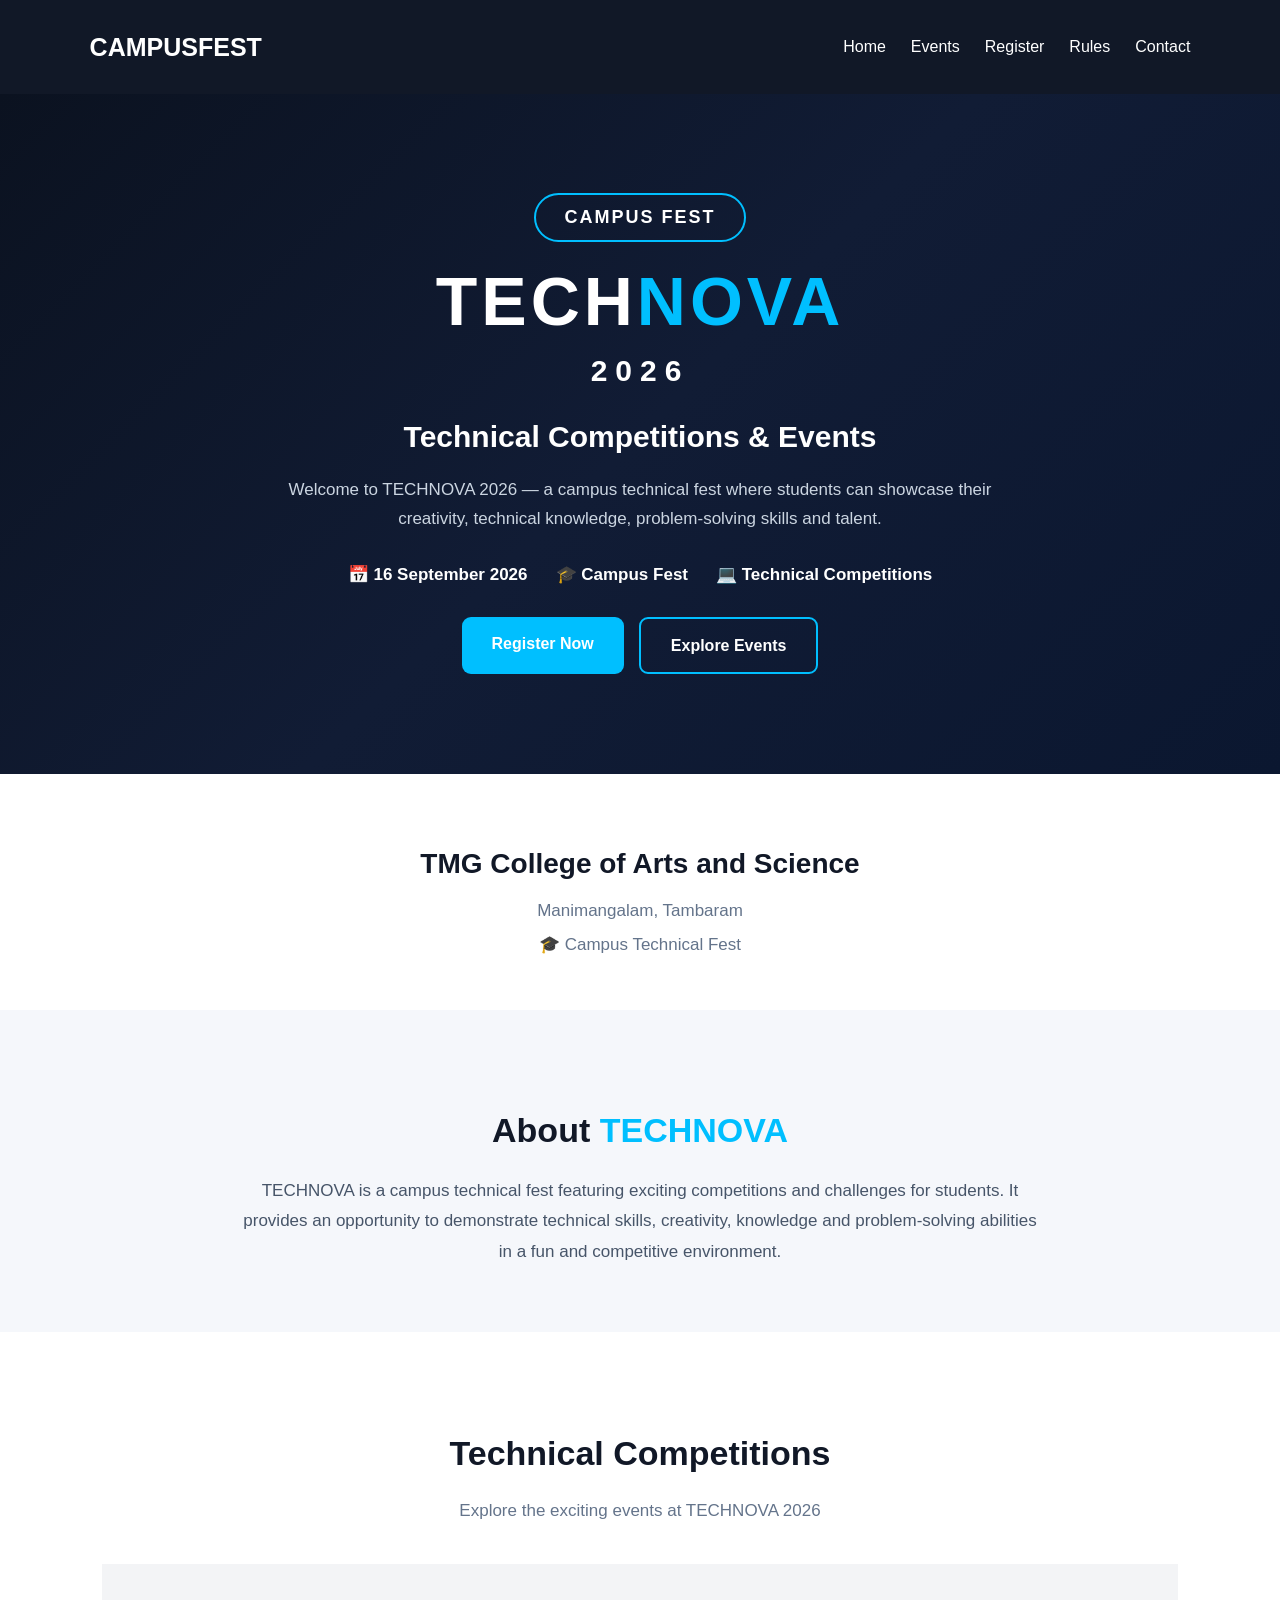
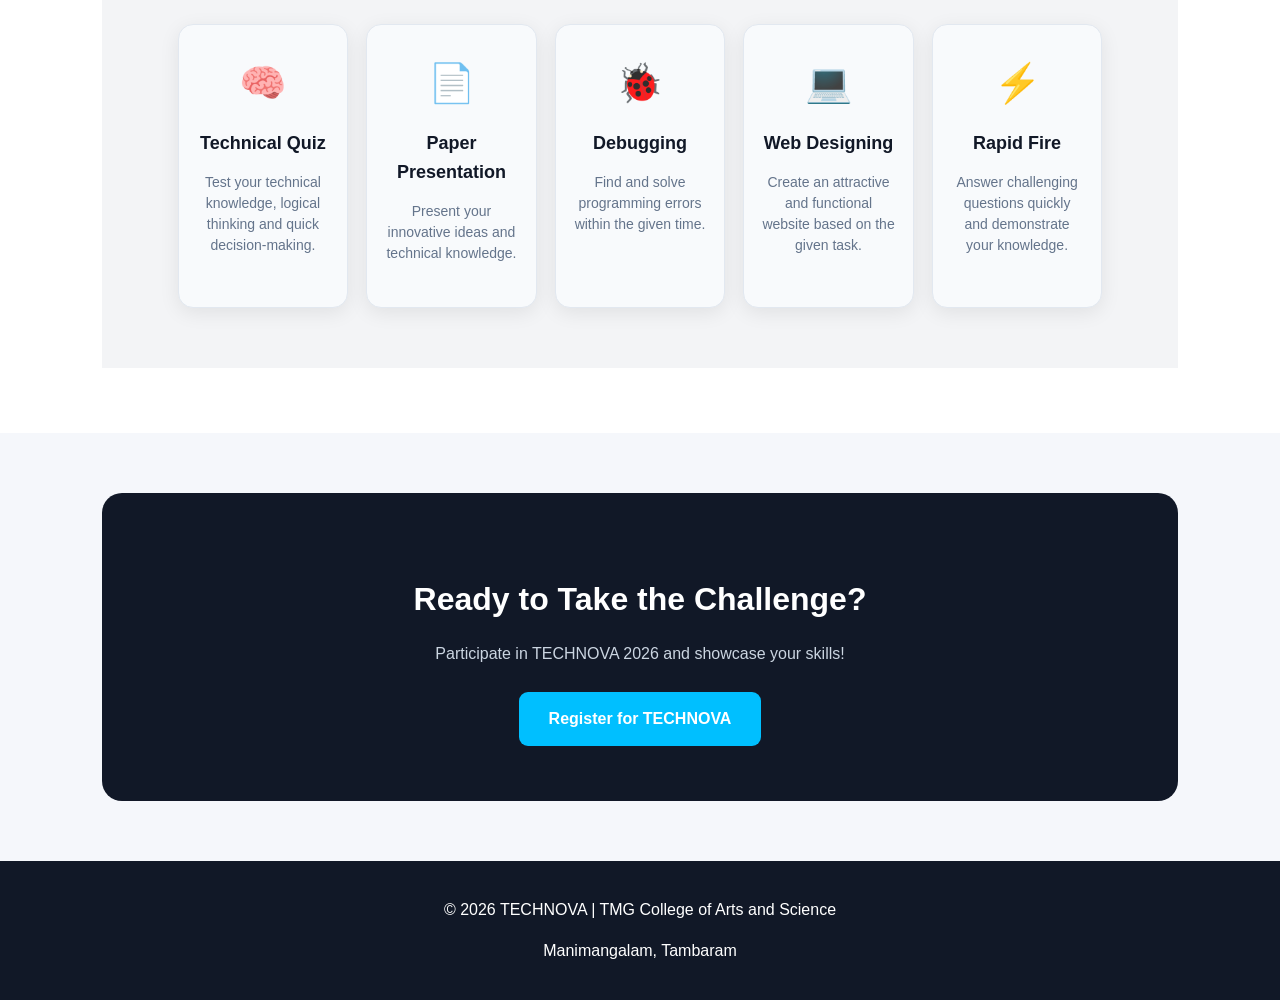
<file: index.html>
<!DOCTYPE html>
<html lang="en">

<head>
    <meta charset="UTF-8">
    <meta name="viewport" content="width=device-width, initial-scale=1.0">

    <title>TECHNOVA 2026 | Campus Fest</title>

    <link rel="stylesheet" href="css/style.css">

    <style>

        /* =========================================
           TECHNOVA HOME PAGE
           ========================================= */

        .home-page {
            background: #f5f7fb;
            margin: 0;
        }

        /* =========================================
           HERO SECTION
           ========================================= */

        .hero {
            min-height: 540px;
            display: flex;
            align-items: center;
            justify-content: center;
            text-align: center;
            padding: 70px 20px;
            background: linear-gradient(
                135deg,
                #0b1220,
                #111c35,
                #0b1730
            );
            color: white;
        }

        .hero-content {
            max-width: 950px;
            width: 100%;
        }

        /* CAMPUS FEST */

        .hero-tag {
            display: inline-block;
            padding: 8px 28px;
            border: 2px solid #00bfff;
            border-radius: 30px;
            color: white;
            font-size: 18px;
            font-weight: 700;
            letter-spacing: 2px;
            margin-bottom: 22px;
        }

        /* TECHNOVA */

        .hero h1 {
            font-size: 68px;
            margin: 0;
            font-weight: 800;
            letter-spacing: 4px;
            line-height: 1.1;
        }

        .hero h1 span {
            color: #00bfff;
        }

        /* YEAR */

        .hero-year {
            font-size: 30px;
            font-weight: 700;
            letter-spacing: 8px;
            margin-top: 8px;
            color: #ffffff;
        }

        /* SUBTITLE */

        .hero h2 {
            font-size: 30px;
            margin: 18px 0 15px;
            font-weight: 700;
        }

        .hero-description {
            max-width: 720px;
            margin: 0 auto;
            color: #cbd5e1;
            font-size: 17px;
            line-height: 1.7;
        }

        /* FEST INFORMATION */

        .fest-info {
            display: flex;
            justify-content: center;
            align-items: center;
            flex-wrap: wrap;
            gap: 28px;
            margin: 28px 0;
        }

        .fest-info span {
            font-size: 17px;
            font-weight: 600;
            color: #ffffff;
        }

        /* BUTTONS */

        .hero-buttons {
            display: flex;
            justify-content: center;
            gap: 15px;
            flex-wrap: wrap;
            margin-top: 25px;
        }

        .hero-btn {
            display: inline-block;
            padding: 14px 30px;
            border-radius: 9px;
            text-decoration: none;
            font-weight: 700;
            transition: 0.3s;
        }

        .primary-btn {
            background: #00bfff;
            color: white;
        }

        .primary-btn:hover {
            background: #008ed6;
            transform: translateY(-3px);
        }

        .secondary-btn {
            border: 2px solid #00bfff;
            color: white;
        }

        .secondary-btn:hover {
            background: #00bfff;
            transform: translateY(-3px);
        }


        /* =========================================
           COLLEGE INFORMATION
           ========================================= */

        .college-section {
            text-align: center;
            padding: 45px 20px;
            background: white;
        }

        .college-section h2 {
            color: #111827;
            font-size: 28px;
            margin-bottom: 10px;
        }

        .college-section p {
            color: #64748b;
            font-size: 17px;
            margin: 7px 0;
        }


        /* =========================================
           ABOUT SECTION
           ========================================= */

        .about-section {
            padding: 65px 8%;
            text-align: center;
            background: #f5f7fb;
        }

        .about-section h2 {
            font-size: 34px;
            color: #111827;
            margin-bottom: 18px;
        }

        .about-section h2 span {
            color: #00bfff;
        }

        .about-section p {
            max-width: 800px;
            margin: auto;
            color: #475569;
            font-size: 17px;
            line-height: 1.8;
        }


        /* =========================================
           EVENTS SECTION
           ========================================= */

        .home-events {
            padding: 65px 8%;
            background: white;
        }

        .section-heading {
            text-align: center;
            margin-bottom: 40px;
        }

        .section-heading h2 {
            font-size: 34px;
            color: #111827;
            margin-bottom: 10px;
        }

        .section-heading p {
            color: #64748b;
            font-size: 17px;
        }

        .event-preview {
            display: grid;
            grid-template-columns: repeat(5, 1fr);
            gap: 18px;
            max-width: 1200px;
            margin: auto;
        }

        .event-box {
            background: #f8fafc;
            padding: 28px 18px;
            border-radius: 15px;
            text-align: center;
            border: 1px solid #e2e8f0;
            transition: 0.3s;
        }

        .event-box:hover {
            transform: translateY(-7px);
            box-shadow: 0 10px 25px rgba(0, 0, 0, 0.10);
            border-color: #00bfff;
        }

        .event-icon {
            font-size: 38px;
            margin-bottom: 12px;
        }

        .event-box h3 {
            color: #111827;
            margin-bottom: 10px;
            font-size: 18px;
        }

        .event-box p {
            color: #64748b;
            line-height: 1.5;
            font-size: 14px;
        }


        /* =========================================
           REGISTER SECTION
           ========================================= */

        .home-register {
            margin: 60px 8%;
            padding: 55px 25px;
            text-align: center;
            border-radius: 20px;
            background: #111827;
            color: white;
        }

        .home-register h2 {
            font-size: 32px;
            margin-bottom: 10px;
        }

        .home-register p {
            color: #cbd5e1;
            margin-bottom: 25px;
        }


        /* =========================================
           MOBILE RESPONSIVE
           ========================================= */

        @media (max-width: 1000px) {

            .event-preview {
                grid-template-columns: repeat(2, 1fr);
            }

        }

        @media (max-width: 768px) {

            .hero {
                min-height: 500px;
                padding: 55px 20px;
            }

            .hero-tag {
                font-size: 15px;
                padding: 7px 20px;
            }

            .hero h1 {
                font-size: 45px;
                letter-spacing: 2px;
            }

            .hero-year {
                font-size: 24px;
            }

            .hero h2 {
                font-size: 23px;
            }

            .hero-description {
                font-size: 15px;
            }

            .fest-info {
                flex-direction: column;
                gap: 12px;
            }

            .fest-info span {
                font-size: 15px;
            }

            .event-preview {
                grid-template-columns: 1fr;
            }

            .about-section,
            .home-events {
                padding: 45px 5%;
            }

            .about-section h2,
            .section-heading h2 {
                font-size: 28px;
            }

            .home-register {
                margin: 40px 5%;
                padding: 40px 20px;
            }

            .home-register h2 {
                font-size: 26px;
            }

        }

    </style>
</head>


<body class="home-page">


    <!-- =========================================
         HEADER
         ========================================= -->

    <header>

        <nav class="navbar">

            <div class="logo">
                <span>CAMPUSFEST</span>
            </div>

            <ul class="nav-links">

                <li>
                    <a href="index.html" class="active">
                        Home
                    </a>
                </li>

                <li>
                    <a href="events.html">
                        Events
                    </a>
                </li>

                <li>
                    <a href="registration.html">
                        Register
                    </a>
                </li>

                <li>
                    <a href="rules.html">
                        Rules
                    </a>
                </li>

                <li>
                    <a href="contact.html">
                        Contact
                    </a>
                </li>

            </ul>

        </nav>

    </header>


    <!-- =========================================
         MAIN CONTENT
         ========================================= -->

    <main>


        <!-- HERO -->

        <section class="hero">

            <div class="hero-content">

                <!-- CAMPUS FEST ABOVE TECHNOVA -->

                <div class="hero-tag">
                    CAMPUS FEST
                </div>


                <!-- TECHNOVA -->

                <h1>
                    TECH<span>NOVA</span>
                </h1>


                <!-- YEAR -->

                <div class="hero-year">
                    2026
                </div>


                <!-- SUBTITLE -->

                <h2>
                    Technical Competitions & Events
                </h2>


                <!-- DESCRIPTION -->

                <p class="hero-description">

                    Welcome to TECHNOVA 2026 — a campus technical fest
                    where students can showcase their creativity,
                    technical knowledge, problem-solving skills and talent.

                </p>


                <!-- FEST INFORMATION -->

                <div class="fest-info">

                    <span>
                        📅 16 September 2026
                    </span>

                    <span>
                        🎓 Campus Fest
                    </span>

                    <span>
                        💻 Technical Competitions
                    </span>

                </div>


                <!-- BUTTONS -->

                <div class="hero-buttons">

                    <a href="registration.html"
                       class="hero-btn primary-btn">

                        Register Now

                    </a>


                    <a href="events.html"
                       class="hero-btn secondary-btn">

                        Explore Events

                    </a>

                </div>

            </div>

        </section>



        <!-- =========================================
             COLLEGE INFORMATION
             ========================================= -->

        <section class="college-section">

            <h2>
                TMG College of Arts and Science
            </h2>

            <p>
                Manimangalam, Tambaram
            </p>

            <p>
                🎓 Campus Technical Fest
            </p>

        </section>



        <!-- =========================================
             ABOUT TECHNOVA
             ========================================= -->

        <section class="about-section">

            <h2>
                About <span>TECHNOVA</span>
            </h2>

            <p>

                TECHNOVA is a campus technical fest featuring
                exciting competitions and challenges for students.
                It provides an opportunity to demonstrate technical
                skills, creativity, knowledge and problem-solving
                abilities in a fun and competitive environment.

            </p>

        </section>



        <!-- =========================================
             TECHNICAL COMPETITIONS
             ========================================= -->

        <section class="home-events">

            <div class="section-heading">

                <h2>
                    Technical Competitions
                </h2>

                <p>
                    Explore the exciting events at TECHNOVA 2026
                </p>

            </div>


            <div class="event-preview">


                <!-- TECHNICAL QUIZ -->

                <div class="event-box">

                    <div class="event-icon">
                        🧠
                    </div>

                    <h3>
                        Technical Quiz
                    </h3>

                    <p>
                        Test your technical knowledge,
                        logical thinking and quick decision-making.
                    </p>

                </div>


                <!-- PAPER PRESENTATION -->

                <div class="event-box">

                    <div class="event-icon">
                        📄
                    </div>

                    <h3>
                        Paper Presentation
                    </h3>

                    <p>
                        Present your innovative ideas
                        and technical knowledge.
                    </p>

                </div>


                <!-- DEBUGGING -->

                <div class="event-box">

                    <div class="event-icon">
                        🐞
                    </div>

                    <h3>
                        Debugging
                    </h3>

                    <p>
                        Find and solve programming errors
                        within the given time.
                    </p>

                </div>


                <!-- WEB DESIGNING -->

                <div class="event-box">

                    <div class="event-icon">
                        💻
                    </div>

                    <h3>
                        Web Designing
                    </h3>

                    <p>
                        Create an attractive and functional
                        website based on the given task.
                    </p>

                </div>


                <!-- RAPID FIRE -->

                <div class="event-box">

                    <div class="event-icon">
                        ⚡
                    </div>

                    <h3>
                        Rapid Fire
                    </h3>

                    <p>
                        Answer challenging questions quickly
                        and demonstrate your knowledge.
                    </p>

                </div>

            </div>

        </section>



        <!-- =========================================
             REGISTER CALL TO ACTION
             ========================================= -->

        <section class="home-register">

            <h2>
                Ready to Take the Challenge?
            </h2>

            <p>
                Participate in TECHNOVA 2026 and showcase your skills!
            </p>

            <a href="registration.html"
               class="hero-btn primary-btn">

                Register for TECHNOVA

            </a>

        </section>


    </main>



    <!-- =========================================
         FOOTER
         ========================================= -->

    <footer>

        <p>
            © 2026 TECHNOVA | TMG College of Arts and Science
        </p>

        <p>
            Manimangalam, Tambaram
        </p>

    </footer>


</body>

</html>
</file>
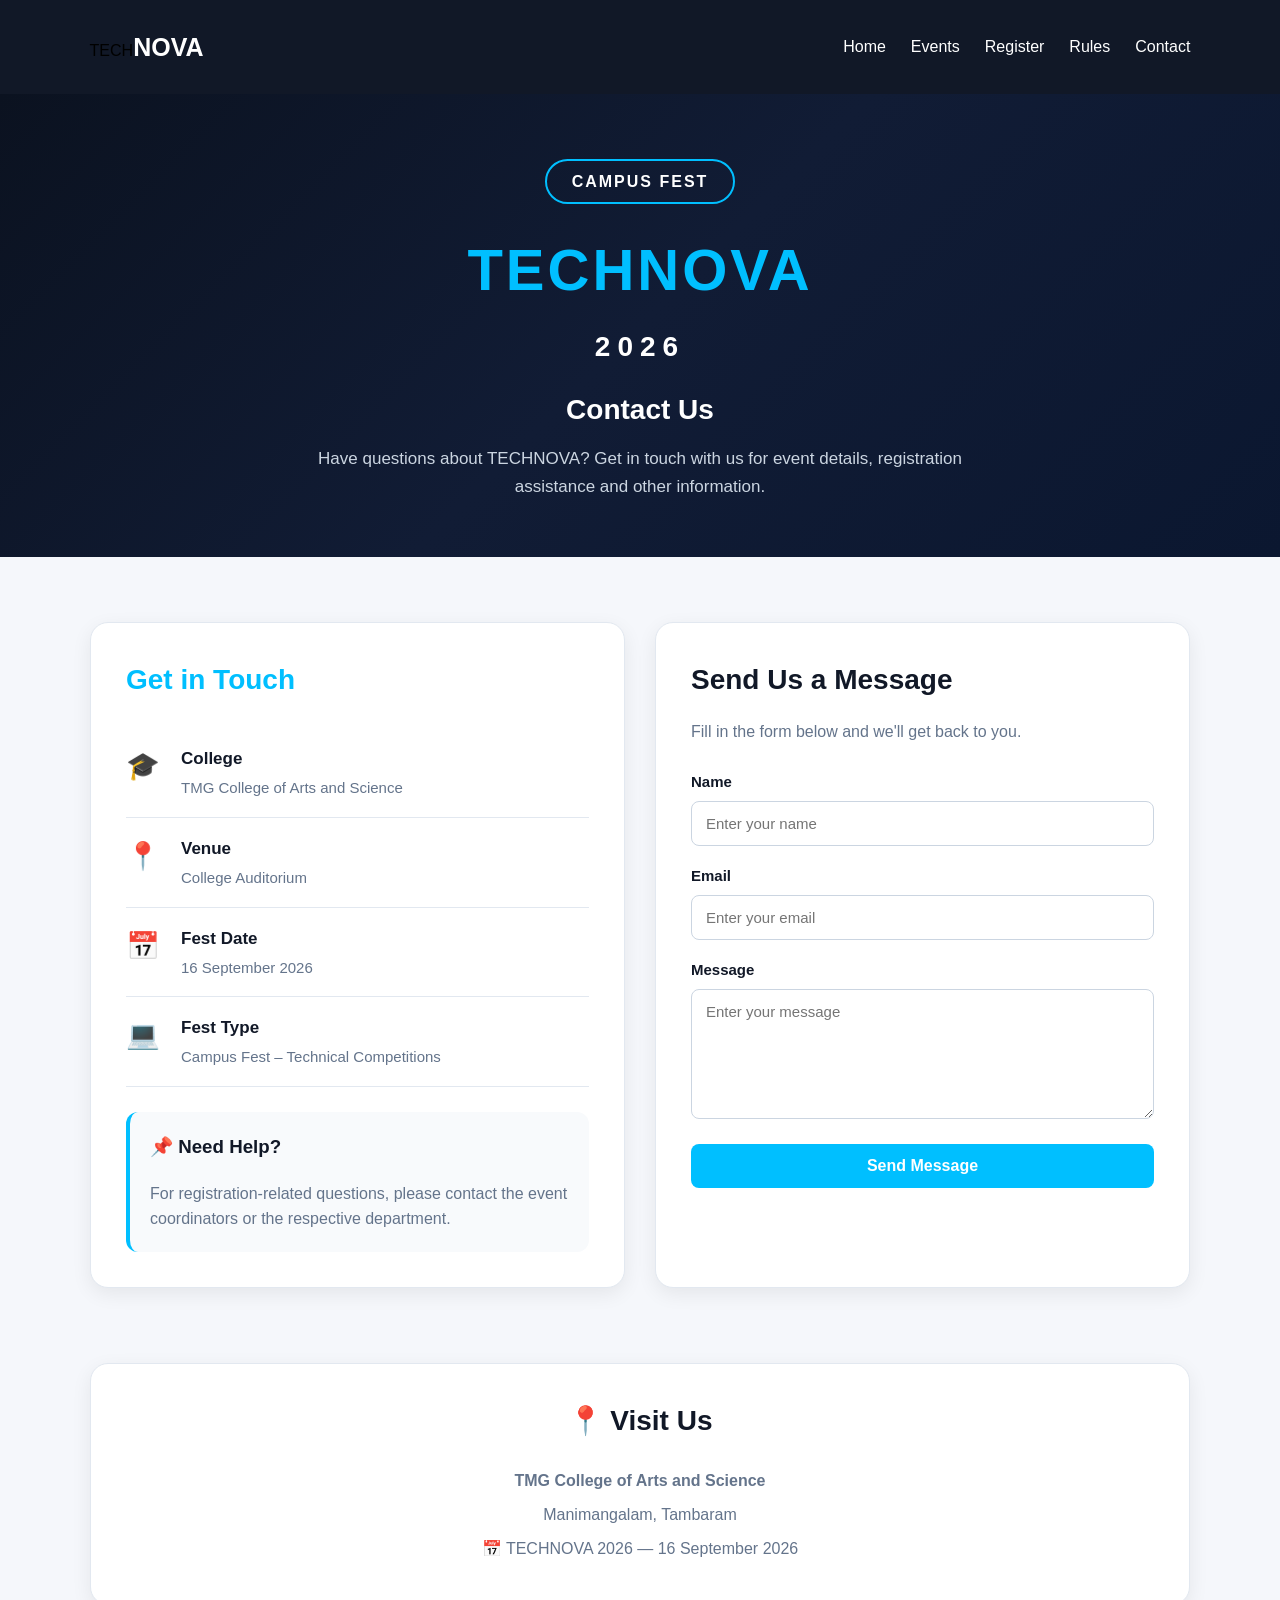
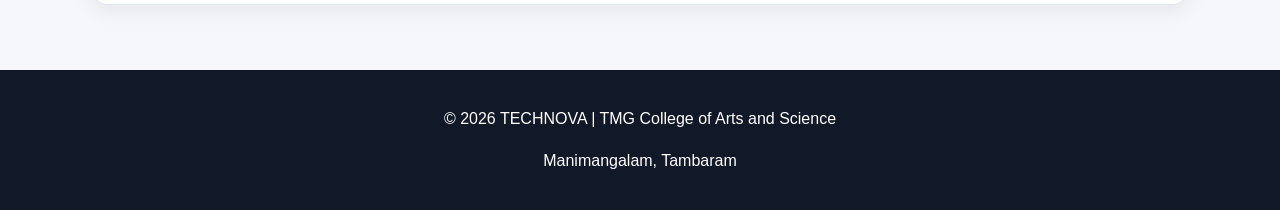
<file: contact.html>
<!DOCTYPE html>
<html lang="en">

<head>
    <meta charset="UTF-8">
    <meta name="viewport" content="width=device-width, initial-scale=1.0">

    <title>TECHNOVA 2026 | Contact</title>

    <link rel="stylesheet" href="css/style.css">

    <style>

        /* =========================================
           CONTACT PAGE
           ========================================= */

        .contact-page {
            margin: 0;
            background: #f5f7fb;
        }


        /* =========================================
           CONTACT HERO
           ========================================= */

        .contact-hero {
            text-align: center;
            padding: 65px 20px 55px;

            background: linear-gradient(
                135deg,
                #0b1220,
                #111c35,
                #0b1730
            );

            color: white;
        }

        .contact-tag {
            display: inline-block;

            padding: 8px 25px;

            border: 2px solid #00bfff;
            border-radius: 30px;

            font-size: 16px;
            font-weight: 700;

            letter-spacing: 2px;

            margin-bottom: 20px;
        }

        .contact-hero h1 {
            margin: 0;

            font-size: 58px;
            font-weight: 800;

            letter-spacing: 3px;
        }

        .contact-hero h1 span {
            color: #00bfff;
        }

        .contact-year {
            margin-top: 8px;

            font-size: 28px;
            font-weight: 700;

            letter-spacing: 7px;
        }

        .contact-hero h2 {
            margin: 18px 0 12px;

            font-size: 28px;
        }

        .contact-hero p {
            max-width: 700px;

            margin: auto;

            color: #cbd5e1;

            font-size: 17px;
            line-height: 1.7;
        }


        /* =========================================
           CONTACT SECTION
           ========================================= */

        .contact-section {
            padding: 65px 7%;
        }

        .contact-container {
            max-width: 1100px;

            margin: auto;

            display: grid;

            grid-template-columns: 1fr 1fr;

            gap: 30px;
        }


        /* =========================================
           CONTACT CARD
           ========================================= */

        .contact-card {
            background: white;

            padding: 35px;

            border-radius: 18px;

            border: 1px solid #e2e8f0;

            box-shadow:
                0 6px 20px rgba(0, 0, 0, 0.07);
        }

        .contact-card h2 {
            margin-top: 0;

            color: #111827;

            font-size: 28px;

            margin-bottom: 25px;
        }

        .contact-card h2 span {
            color: #00bfff;
        }


        /* =========================================
           CONTACT INFORMATION
           ========================================= */

        .contact-item {
            display: flex;

            align-items: flex-start;

            gap: 15px;

            padding: 17px 0;

            border-bottom: 1px solid #e2e8f0;
        }

        .contact-item:last-child {
            border-bottom: none;
        }

        .contact-icon {
            font-size: 27px;

            width: 40px;

            flex-shrink: 0;
        }

        .contact-item h3 {
            margin: 0 0 5px;

            color: #111827;

            font-size: 17px;
        }

        .contact-item p {
            margin: 0;

            color: #64748b;

            font-size: 15px;

            line-height: 1.5;
        }


        /* =========================================
           EVENT DETAILS
           ========================================= */

        .event-details {
            margin-top: 25px;

            padding: 20px;

            background: #f8fafc;

            border-radius: 12px;

            border-left: 4px solid #00bfff;
        }

        .event-details h3 {
            margin-top: 0;

            color: #111827;
        }

        .event-details p {
            color: #64748b;

            line-height: 1.6;

            margin-bottom: 0;
        }


        /* =========================================
           CONTACT FORM
           ========================================= */

        .contact-form {
            background: white;

            padding: 35px;

            border-radius: 18px;

            border: 1px solid #e2e8f0;

            box-shadow:
                0 6px 20px rgba(0, 0, 0, 0.07);
        }

        .contact-form h2 {
            margin-top: 0;

            color: #111827;

            font-size: 28px;

            margin-bottom: 10px;
        }

        .contact-form > p {
            color: #64748b;

            line-height: 1.6;

            margin-bottom: 25px;
        }


        /* =========================================
           FORM FIELDS
           ========================================= */

        .form-group {
            margin-bottom: 18px;
        }

        .form-group label {
            display: block;

            margin-bottom: 7px;

            color: #111827;

            font-weight: 700;

            font-size: 15px;
        }

        .form-group input,
        .form-group textarea {
            width: 100%;

            box-sizing: border-box;

            padding: 13px 14px;

            border: 1px solid #cbd5e1;

            border-radius: 8px;

            font-size: 15px;

            font-family: Arial, sans-serif;

            outline: none;
        }

        .form-group input:focus,
        .form-group textarea:focus {
            border-color: #00bfff;

            box-shadow:
                0 0 0 2px rgba(0, 191, 255, 0.12);
        }

        .form-group textarea {
            min-height: 130px;

            resize: vertical;
        }


        /* =========================================
           SEND BUTTON
           ========================================= */

        .contact-btn {
            width: 100%;

            padding: 13px;

            border: none;

            border-radius: 8px;

            background: #00bfff;

            color: white;

            font-size: 16px;

            font-weight: 700;

            cursor: pointer;

            transition: 0.3s;
        }

        .contact-btn:hover {
            background: #008ed6;
        }


        /* =========================================
           SUCCESS MESSAGE
           ========================================= */

        #contactMessage {
            margin-top: 15px;

            text-align: center;

            font-weight: 600;
        }


        /* =========================================
           LOCATION SECTION
           ========================================= */

        .location-section {
            padding: 10px 7% 65px;
        }

        .location-box {
            max-width: 1100px;

            margin: auto;

            padding: 35px;

            background: white;

            border-radius: 18px;

            text-align: center;

            border: 1px solid #e2e8f0;

            box-shadow:
                0 6px 20px rgba(0, 0, 0, 0.07);
        }

        .location-box h2 {
            margin-top: 0;

            font-size: 28px;

            color: #111827;
        }

        .location-box p {
            color: #64748b;

            line-height: 1.7;

            margin: 7px 0;
        }


        /* =========================================
           MOBILE
           ========================================= */

        @media (max-width: 800px) {

            .contact-container {
                grid-template-columns: 1fr;
            }

        }


        @media (max-width: 600px) {

            .contact-hero {
                padding: 50px 20px 45px;
            }

            .contact-hero h1 {
                font-size: 42px;
            }

            .contact-year {
                font-size: 23px;
            }

            .contact-hero h2 {
                font-size: 22px;
            }

            .contact-hero p {
                font-size: 15px;
            }

            .contact-section {
                padding: 45px 5%;
            }

            .contact-card,
            .contact-form {
                padding: 25px 20px;
            }

            .location-section {
                padding: 5px 5% 45px;
            }

            .location-box {
                padding: 28px 20px;
            }

        }

    </style>

</head>


<body class="contact-page">


    <!-- =========================================
         HEADER
         ========================================= -->

    <header>

        <nav class="navbar">

            <div class="logo">
                TECH<span>NOVA</span>
            </div>

            <ul class="nav-links">

                <li>
                    <a href="index.html">
                        Home
                    </a>
                </li>

                <li>
                    <a href="events.html">
                        Events
                    </a>
                </li>

                <li>
                    <a href="registration.html">
                        Register
                    </a>
                </li>

                <li>
                    <a href="rules.html">
                        Rules
                    </a>
                </li>

                <li>
                    <a href="contact.html" class="active">
                        Contact
                    </a>
                </li>

            </ul>

        </nav>

    </header>


    <!-- =========================================
         MAIN CONTENT
         ========================================= -->

    <main>


        <!-- =========================================
             CONTACT HERO
             ========================================= -->

        <section class="contact-hero">

            <div class="contact-tag">
                CAMPUS FEST
            </div>

            <h1>
                <span>TECHNOVA</span>
            </h1>

            <div class="contact-year">
                2026
            </div>

            <h2>
                Contact Us
            </h2>

            <p>
                Have questions about TECHNOVA?
                Get in touch with us for event details,
                registration assistance and other information.
            </p>

        </section>


        <!-- =========================================
             CONTACT INFORMATION + FORM
             ========================================= -->

        <section class="contact-section">

            <div class="contact-container">


                <!-- =================================
                     CONTACT INFORMATION
                     ================================= -->

                <div class="contact-card">

                    <h2>
                        <span> Get in Touch</span>
                    </h2>


                    <div class="contact-item">

                        <div class="contact-icon">
                            🎓
                        </div>

                        <div>

                            <h3>
                                College
                            </h3>

                            <p>
                                TMG College of Arts and Science
                            </p>

                        </div>

                    </div>


                    <div class="contact-item">

                        <div class="contact-icon">
                            📍
                        </div>

                        <div>

                            <h3>
                                Venue
                            </h3>

                            <p>
                                College Auditorium 
                            </p>

                        </div>

                    </div>


                    <div class="contact-item">

                        <div class="contact-icon">
                            📅
                        </div>

                        <div>

                            <h3>
                                Fest Date
                            </h3>

                            <p>
                                16 September 2026
                            </p>

                        </div>

                    </div>


                    <div class="contact-item">

                        <div class="contact-icon">
                            💻
                        </div>

                        <div>

                            <h3>
                                Fest Type
                            </h3>

                            <p>
                                Campus Fest – Technical Competitions
                            </p>

                        </div>

                    </div>


                    <!-- EVENT DETAILS -->

                    <div class="event-details">

                        <h3>
                            📌 Need Help?
                        </h3>

                        <p>
                            For registration-related questions,
                            please contact the event coordinators
                            or the respective department.
                        </p>

                    </div>

                </div>


                <!-- =================================
                     CONTACT FORM
                     ================================= -->

                <div class="contact-form">

                    <h2>
                        Send Us a Message
                    </h2>

                    <p>
                        Fill in the form below and we'll
                        get back to you.
                    </p>


                    <form id="contactForm">


                        <!-- NAME -->

                        <div class="form-group">

                            <label for="contactName">
                                Name
                            </label>

                            <input
                                type="text"
                                id="contactName"
                                name="name"
                                placeholder="Enter your name"
                                required
                            >

                        </div>


                        <!-- EMAIL -->

                        <div class="form-group">

                            <label for="contactEmail">
                                Email
                            </label>

                            <input
                                type="email"
                                id="contactEmail"
                                name="email"
                                placeholder="Enter your email"
                                required
                            >

                        </div>


                        <!-- MESSAGE -->

                        <div class="form-group">

                            <label for="contactText">
                                Message
                            </label>

                            <textarea
                                id="contactText"
                                name="message"
                                placeholder="Enter your message"
                                required
                            ></textarea>

                        </div>


                        <!-- BUTTON -->

                        <button
                            type="submit"
                            class="contact-btn"
                        >
                            Send Message
                        </button>


                        <p id="contactMessage"></p>

                    </form>

                </div>


            </div>

        </section>


        <!-- =========================================
             LOCATION
             ========================================= -->

        <section class="location-section">

            <div class="location-box">

                <h2>
                    📍 Visit Us
                </h2>

                <p>
                    <strong>
                        TMG College of Arts and Science
                    </strong>
                </p>

                <p>
                    Manimangalam, Tambaram
                </p>

                <p>
                    📅 TECHNOVA 2026 — 16 September 2026
                </p>

            </div>

        </section>


    </main>


    <!-- =========================================
         FOOTER
         ========================================= -->

    <footer>

        <p>
            © 2026 TECHNOVA | TMG College of Arts and Science
        </p>

        <p>
            Manimangalam, Tambaram
        </p>

    </footer>


    <!-- =========================================
         CONTACT FORM JAVASCRIPT
         ========================================= -->

    <script>

        const contactForm =
            document.getElementById("contactForm");

        const contactMessage =
            document.getElementById("contactMessage");


        contactForm.addEventListener("submit", function(event) {

            event.preventDefault();

            contactMessage.textContent =
                "✅ Thank you! Your message has been received.";

            contactMessage.style.color = "#008ed6";

            contactForm.reset();

        });

    </script>


</body>

</html>
</file>
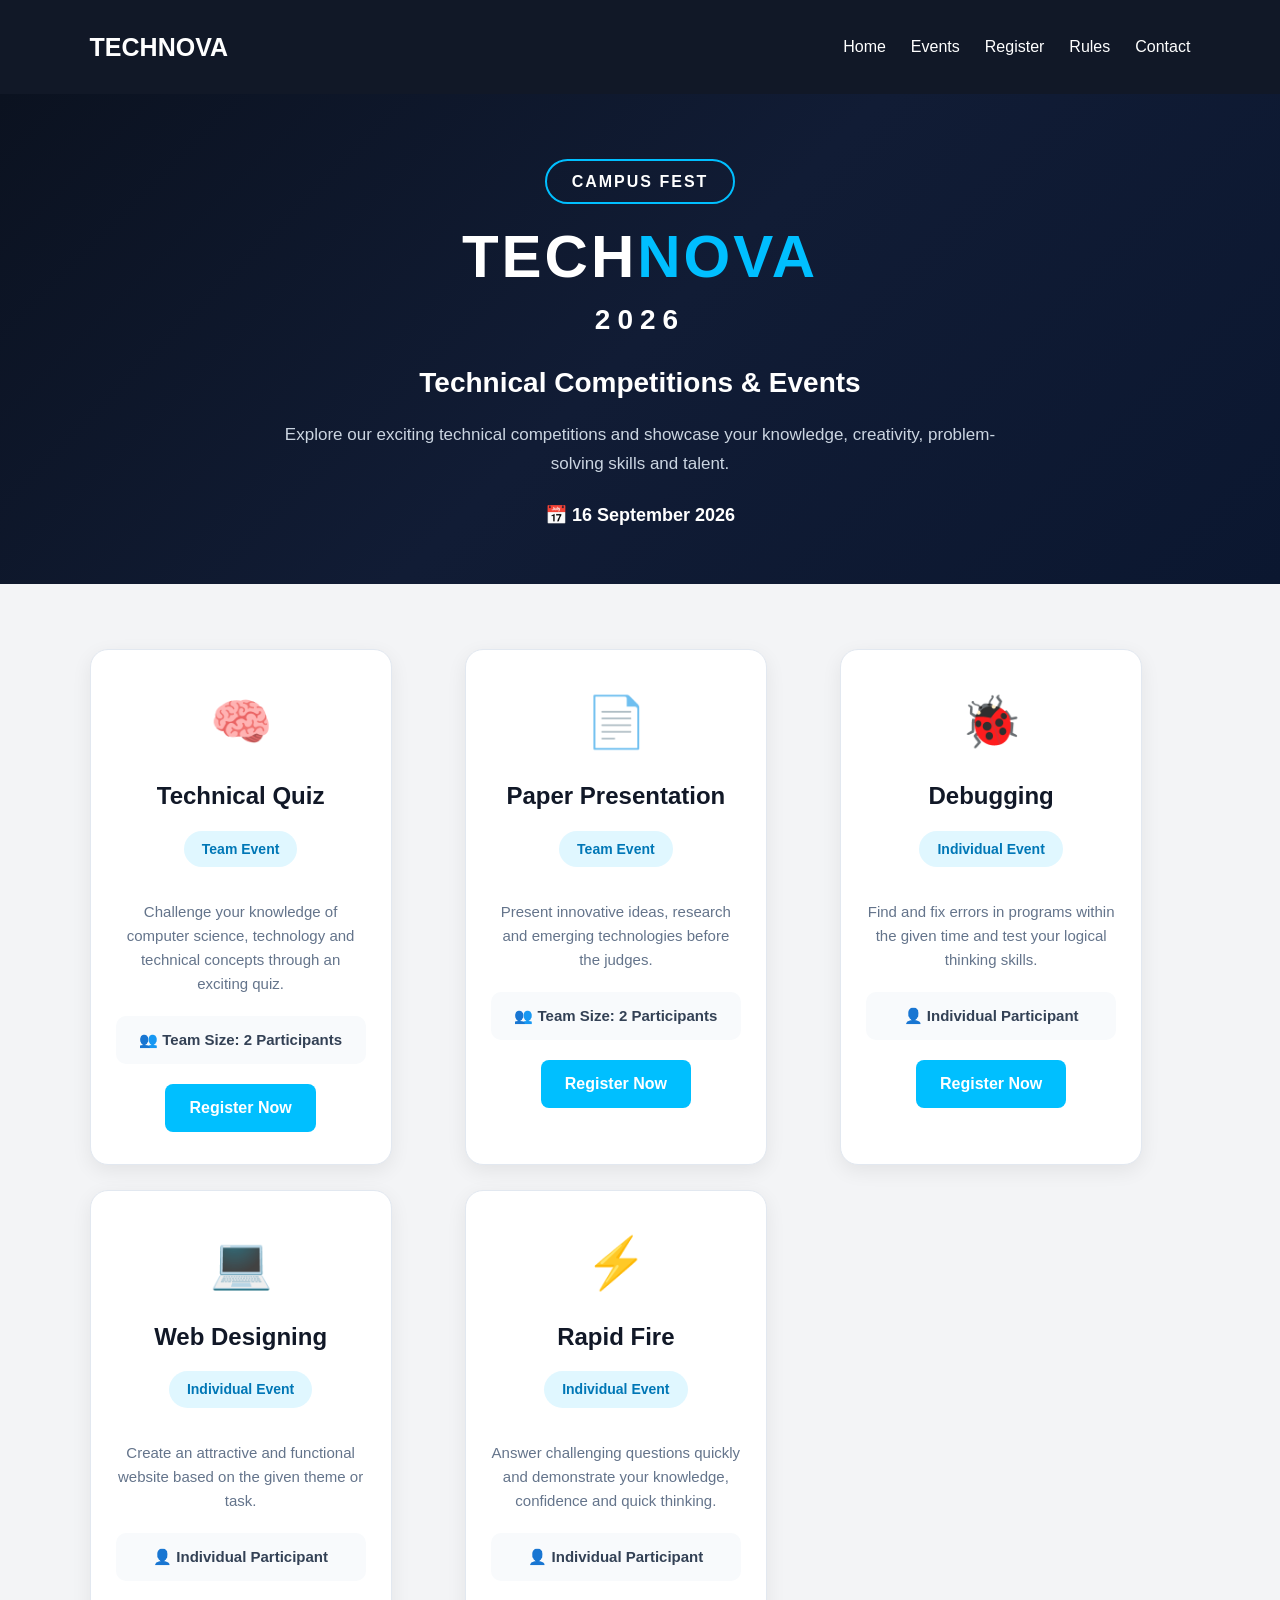
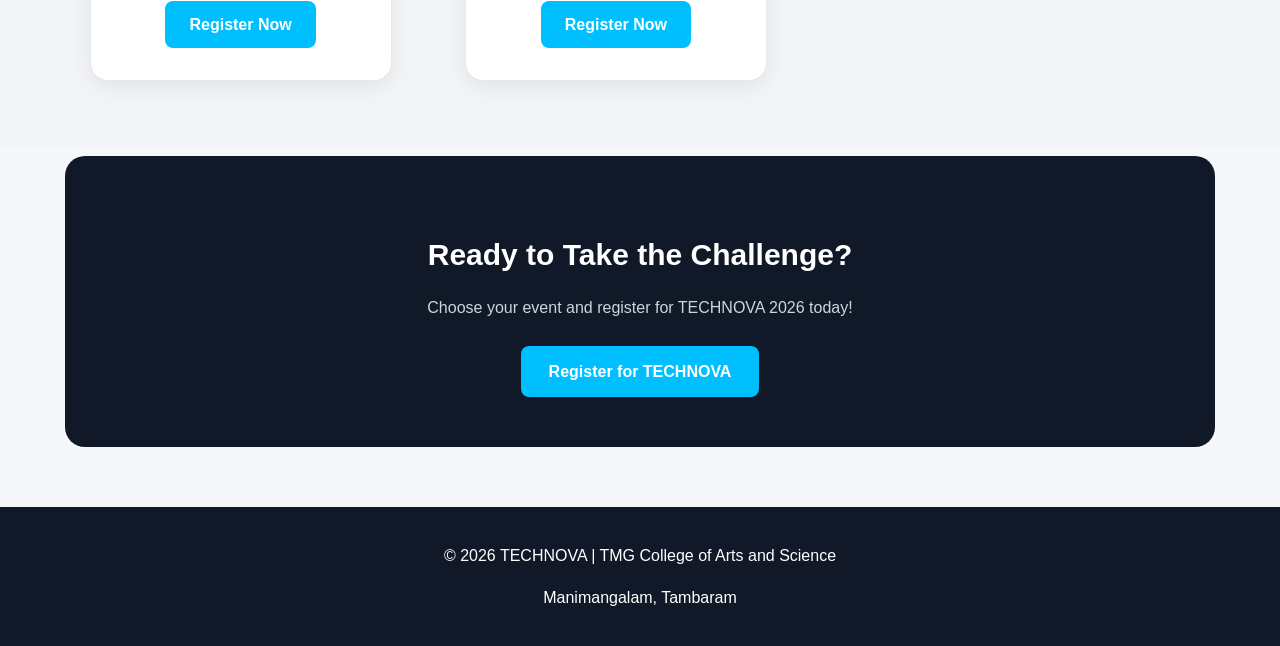
<file: events.html>
<!DOCTYPE html>
<html lang="en">

<head>
    <meta charset="UTF-8">
    <meta name="viewport" content="width=device-width, initial-scale=1.0">

    <title>TECHNOVA 2026 | Events</title>

    <link rel="stylesheet" href="css/style.css">

    <style>

        /* =========================================
           EVENTS PAGE
           ========================================= */

        .events-page {
            margin: 0;
            background: #f5f7fb;
        }


        /* =========================================
           EVENTS HERO
           ========================================= */

        .events-hero {
            text-align: center;
            padding: 65px 20px 55px;
            background: linear-gradient(
                135deg,
                #0b1220,
                #111c35,
                #0b1730
            );
            color: white;
        }

        .events-tag {
            display: inline-block;
            padding: 8px 25px;
            border: 2px solid #00bfff;
            border-radius: 30px;
            color: white;
            font-size: 16px;
            font-weight: 700;
            letter-spacing: 2px;
            margin-bottom: 20px;
        }

        .events-hero h1 {
            margin: 0;
            font-size: 60px;
            font-weight: 800;
            letter-spacing: 3px;
            line-height: 1.1;
        }

        .events-hero h1 span {
            color: #00bfff;
        }

        .events-year {
            margin-top: 8px;
            font-size: 28px;
            font-weight: 700;
            letter-spacing: 7px;
        }

        .events-hero h2 {
            margin: 18px 0 15px;
            font-size: 28px;
        }

        .events-hero p {
            max-width: 720px;
            margin: 0 auto;
            color: #cbd5e1;
            font-size: 17px;
            line-height: 1.7;
        }

        .events-date {
            margin-top: 22px;
            font-size: 18px;
            font-weight: 600;
        }


        /* =========================================
           EVENTS SECTION
           ========================================= */

        .events-section {
            padding: 65px 7%;
        }

        .events-grid {
            max-width: 1200px;
            margin: 0 auto;

            display: grid;
            grid-template-columns: repeat(3, 1fr);

            gap: 25px;
        }


        /* =========================================
           EVENT CARD
           ========================================= */

        .event-card {
            background: white;

            padding: 32px 25px;

            border-radius: 18px;

            text-align: center;

            border: 1px solid #e2e8f0;

            box-shadow:
                0 6px 20px rgba(0, 0, 0, 0.07);

            transition: 0.3s;
        }

        .event-card:hover {
            transform: translateY(-8px);

            border-color: #00bfff;

            box-shadow:
                0 12px 30px rgba(0, 0, 0, 0.12);
        }


        /* =========================================
           EVENT ICON
           ========================================= */

        .event-card-icon {
            font-size: 50px;
            margin-bottom: 15px;
        }


        /* =========================================
           EVENT NAME
           ========================================= */

        .event-card h3 {
            margin: 5px 0 15px;

            color: #111827;

            font-size: 24px;
        }


        /* =========================================
           EVENT TYPE
           ========================================= */

        .event-type {
            display: inline-block;

            padding: 7px 18px;

            border-radius: 20px;

            background: #e0f7ff;

            color: #0077b6;

            font-size: 14px;

            font-weight: 700;

            margin-bottom: 18px;
        }


        /* =========================================
           EVENT DESCRIPTION
           ========================================= */

        .event-card p {
            color: #64748b;

            font-size: 15px;

            line-height: 1.6;

            min-height: 72px;

            margin-bottom: 18px;
        }


        /* =========================================
           TEAM / PARTICIPANT INFO
           ========================================= */

        .event-info {
            margin: 20px 0;

            padding: 12px;

            background: #f8fafc;

            border-radius: 10px;

            color: #334155;

            font-size: 15px;

            font-weight: 600;
        }


        /* =========================================
           REGISTER BUTTON
           ========================================= */

        .event-register-btn {
            display: inline-block;

            padding: 11px 24px;

            background: #00bfff;

            color: white;

            text-decoration: none;

            border-radius: 8px;

            font-weight: 700;

            transition: 0.3s;
        }

        .event-register-btn:hover {
            background: #008ed6;

            transform: translateY(-2px);
        }


        /* =========================================
           BOTTOM REGISTER SECTION
           ========================================= */

        .events-cta {
            max-width: 1100px;

            margin: 10px auto 60px;

            padding: 50px 25px;

            background: #111827;

            color: white;

            text-align: center;

            border-radius: 20px;
        }

        .events-cta h2 {
            margin-bottom: 10px;

            font-size: 30px;
        }

        .events-cta p {
            color: #cbd5e1;

            margin-bottom: 25px;
        }

        .events-cta a {
            display: inline-block;

            padding: 13px 28px;

            background: #00bfff;

            color: white;

            text-decoration: none;

            border-radius: 8px;

            font-weight: 700;

            transition: 0.3s;
        }

        .events-cta a:hover {
            background: #008ed6;
        }


        /* =========================================
           TABLET
           ========================================= */

        @media (max-width: 1000px) {

            .events-grid {
                grid-template-columns: repeat(2, 1fr);
            }

        }


        /* =========================================
           MOBILE
           ========================================= */

        @media (max-width: 650px) {

            .events-hero {
                padding: 50px 20px 45px;
            }

            .events-hero h1 {
                font-size: 42px;
            }

            .events-year {
                font-size: 23px;
            }

            .events-hero h2 {
                font-size: 22px;
            }

            .events-hero p {
                font-size: 15px;
            }

            .events-section {
                padding: 45px 5%;
            }

            .events-grid {
                grid-template-columns: 1fr;
            }

            .event-card {
                padding: 28px 22px;
            }

            .events-cta {
                margin: 10px 5% 40px;
                padding: 40px 20px;
            }

            .events-cta h2 {
                font-size: 26px;
            }

        }

    </style>

</head>


<body class="events-page">


    <!-- =========================================
         HEADER
         ========================================= -->

    <header>

        <nav class="navbar">

            <div class="logo">
                <span>TECHNOVA</span>
            </div>

            <ul class="nav-links">

                <li>
                    <a href="index.html">
                        Home
                    </a>
                </li>

                <li>
                    <a href="events.html" class="active">
                        Events
                    </a>
                </li>

                <li>
                    <a href="registration.html">
                        Register
                    </a>
                </li>

                <li>
                    <a href="rules.html">
                        Rules
                    </a>
                </li>

                <li>
                    <a href="contact.html">
                        Contact
                    </a>
                </li>

            </ul>

        </nav>

    </header>


    <!-- =========================================
         MAIN CONTENT
         ========================================= -->

    <main>


        <!-- =========================================
             HERO
             ========================================= -->

        <section class="events-hero">

            <div class="events-tag">
                CAMPUS FEST
            </div>

            <h1>
                TECH<span>NOVA</span>
            </h1>

            <div class="events-year">
                2026
            </div>

            <h2>
                Technical Competitions & Events
            </h2>

            <p>
                Explore our exciting technical competitions
                and showcase your knowledge, creativity,
                problem-solving skills and talent.
            </p>

            <div class="events-date">
                📅 16 September 2026
            </div>

        </section>


        <!-- =========================================
             EVENTS
             ========================================= -->

        <section class="events-section">

            <div class="events-grid">


                <!-- =====================================
                     1. TECHNICAL QUIZ
                     ===================================== -->

                <div class="event-card">

                    <div class="event-card-icon">
                        🧠
                    </div>

                    <h3>
                        Technical Quiz
                    </h3>

                    <div class="event-type">
                        Team Event
                    </div>

                    <p>
                        Challenge your knowledge of computer
                        science, technology and technical
                        concepts through an exciting quiz.
                    </p>

                    <div class="event-info">
                        👥 Team Size: 2 Participants
                    </div>

                    <a
                        href="registration.html"
                        class="event-register-btn"
                    >
                        Register Now
                    </a>

                </div>


                <!-- =====================================
                     2. PAPER PRESENTATION
                     ===================================== -->

                <div class="event-card">

                    <div class="event-card-icon">
                        📄
                    </div>

                    <h3>
                        Paper Presentation
                    </h3>

                    <div class="event-type">
                        Team Event
                    </div>

                    <p>
                        Present innovative ideas, research
                        and emerging technologies before
                        the judges.
                    </p>

                    <div class="event-info">
                        👥 Team Size: 2 Participants
                    </div>

                    <a
                        href="registration.html"
                        class="event-register-btn"
                    >
                        Register Now
                    </a>

                </div>


                <!-- =====================================
                     3. DEBUGGING
                     ===================================== -->

                <div class="event-card">

                    <div class="event-card-icon">
                        🐞
                    </div>

                    <h3>
                        Debugging
                    </h3>

                    <div class="event-type">
                        Individual Event
                    </div>

                    <p>
                        Find and fix errors in programs
                        within the given time and test
                        your logical thinking skills.
                    </p>

                    <div class="event-info">
                        👤 Individual Participant
                    </div>

                    <a
                        href="registration.html"
                        class="event-register-btn"
                    >
                        Register Now
                    </a>

                </div>


                <!-- =====================================
                     4. WEB DESIGNING
                     ===================================== -->

                <div class="event-card">

                    <div class="event-card-icon">
                        💻
                    </div>

                    <h3>
                        Web Designing
                    </h3>

                    <div class="event-type">
                        Individual Event
                    </div>

                    <p>
                        Create an attractive and functional
                        website based on the given theme
                        or task.
                    </p>

                    <div class="event-info">
                        👤 Individual Participant
                    </div>

                    <a
                        href="registration.html"
                        class="event-register-btn"
                    >
                        Register Now
                    </a>

                </div>


                <!-- =====================================
                     5. RAPID FIRE
                     ===================================== -->

                <div class="event-card">

                    <div class="event-card-icon">
                        ⚡
                    </div>

                    <h3>
                        Rapid Fire
                    </h3>

                    <div class="event-type">
                        Individual Event
                    </div>

                    <p>
                        Answer challenging questions quickly
                        and demonstrate your knowledge,
                        confidence and quick thinking.
                    </p>

                    <div class="event-info">
                        👤 Individual Participant
                    </div>

                    <a
                        href="registration.html"
                        class="event-register-btn"
                    >
                        Register Now
                    </a>

                </div>


            </div>

        </section>


        <!-- =========================================
             CALL TO ACTION
             ========================================= -->

        <section class="events-cta">

            <h2>
                Ready to Take the Challenge?
            </h2>

            <p>
                Choose your event and register for
                TECHNOVA 2026 today!
            </p>

            <a href="registration.html">
                Register for TECHNOVA
            </a>

        </section>


    </main>


    <!-- =========================================
         FOOTER
         ========================================= -->

    <footer>

        <p>
            © 2026 TECHNOVA | TMG College of Arts and Science
        </p>

        <p>
            Manimangalam, Tambaram
        </p>

    </footer>


</body>

</html>
</file>
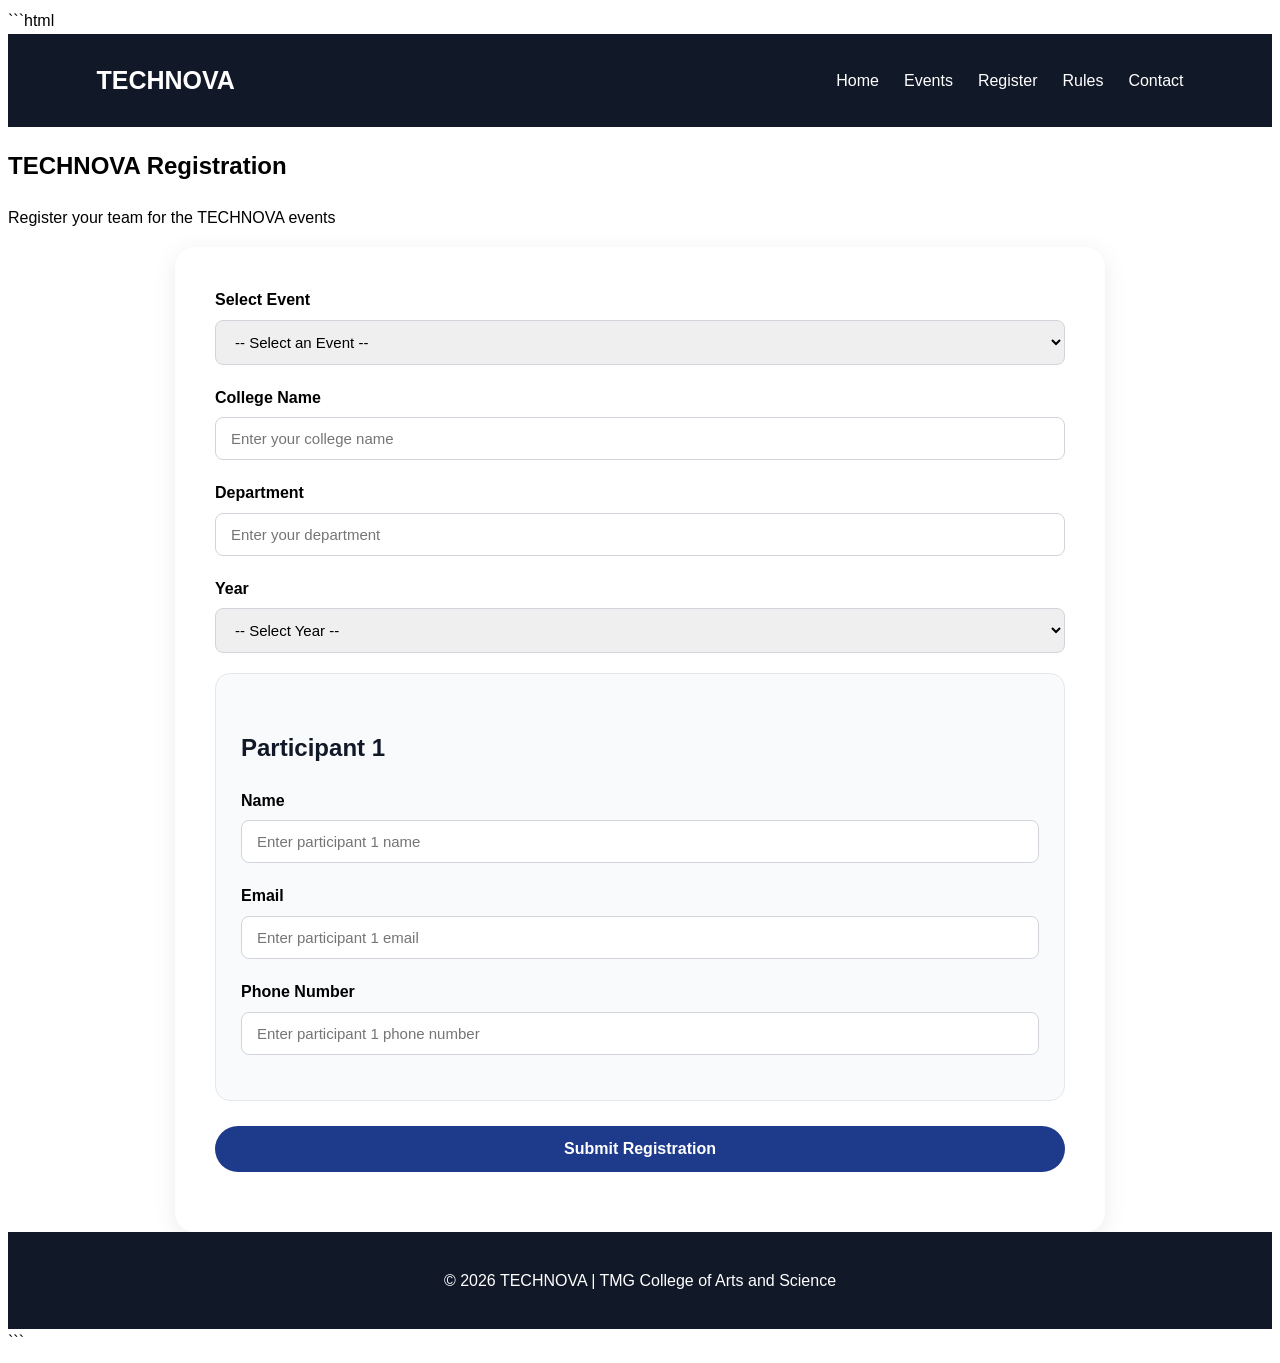
<file: registration.html>
```html
<!DOCTYPE html>
<html lang="en">

<head>
    <meta charset="UTF-8">
    <meta name="viewport" content="width=device-width, initial-scale=1.0">

    <title>TECHNOVA - Registration</title>

    <link rel="stylesheet" href="./css/style.css">
</head>

<body>

    <!-- HEADER -->
    <header>
        <nav class="navbar">

           <div class="logo">
    <span>TECHNOVA</span>
</div>

            <ul class="nav-links">
                <li><a href="index.html">Home</a></li>
                <li><a href="events.html">Events</a></li>
                <li><a href="registration.html" class="active">Register</a></li>
                <li><a href="rules.html">Rules</a></li>
                <li><a href="contact.html">Contact</a></li>
            </ul>

        </nav>
    </header>


    <!-- REGISTRATION -->
    <section class="registration-section">

        <div class="registration-container">

            <h1>TECHNOVA Registration</h1>

            <p class="registration-subtitle">
                Register your team for the TECHNOVA events
            </p>


            <form id="registrationForm">

                <!-- EVENT -->
                <div class="form-group">

                    <label for="event">Select Event</label>

                    <select id="event" name="event" required>

                        <option value="">
                            -- Select an Event --
                        </option>

                        <option value="Technical Quiz">
                            Technical Quiz
                        </option>

                        <option value="Paper Presentation">
                            Paper Presentation
                        </option>

                        <option value="Debugging">
                            Debugging
                        </option>

                        <option value="Web Designing">
                            Web Designing
                        </option>

                        <option value="Rapid Fire">
                            Rapid Fire
                        </option>

                    </select>

                </div>


                <!-- COLLEGE -->
                <div class="form-group">

                    <label for="college">College Name</label>

                    <input
                        type="text"
                        id="college"
                        name="college"
                        placeholder="Enter your college name"
                        required
                    >

                </div>


                <!-- DEPARTMENT -->
                <div class="form-group">

                    <label for="department">Department</label>

                    <input
                        type="text"
                        id="department"
                        name="department"
                        placeholder="Enter your department"
                        required
                    >

                </div>


                <!-- YEAR -->
                <div class="form-group">

                    <label for="year">Year</label>

                    <select id="year" name="year" required>

                        <option value="">
                            -- Select Year --
                        </option>

                        <option value="1st Year">
                            1st Year
                        </option>

                        <option value="2nd Year">
                            2nd Year
                        </option>

                        <option value="3rd Year">
                            3rd Year
                        </option>

                    </select>

                </div>


                <!-- PARTICIPANT 1 -->
                <div class="participant-box">

                    <h2>Participant 1</h2>

                    <div class="form-group">

                        <label for="name1">Name</label>

                        <input
                            type="text"
                            id="name1"
                            name="name1"
                            placeholder="Enter participant 1 name"
                            required
                        >

                    </div>


                    <div class="form-group">

                        <label for="email1">Email</label>

                        <input
                            type="email"
                            id="email1"
                            name="email1"
                            placeholder="Enter participant 1 email"
                            required
                        >

                    </div>


                    <div class="form-group">

                        <label for="phone1">Phone Number</label>

                        <input
                            type="tel"
                            id="phone1"
                            name="phone1"
                            placeholder="Enter participant 1 phone number"
                            required
                        >

                    </div>

                </div>


                <!-- PARTICIPANT 2 -->
                <div
                    class="participant-box"
                    id="participant2"
                    style="display: none;"
                >

                    <h2>Participant 2</h2>

                    <div class="form-group">

                        <label for="name2">Name</label>

                        <input
                            type="text"
                            id="name2"
                            name="name2"
                            placeholder="Enter participant 2 name"
                        >

                    </div>


                    <div class="form-group">

                        <label for="email2">Email</label>

                        <input
                            type="email"
                            id="email2"
                            name="email2"
                            placeholder="Enter participant 2 email"
                        >

                    </div>


                    <div class="form-group">

                        <label for="phone2">Phone Number</label>

                        <input
                            type="tel"
                            id="phone2"
                            name="phone2"
                            placeholder="Enter participant 2 phone number"
                        >

                    </div>

                </div>


                <!-- SUBMIT -->
                <button
                    type="submit"
                    class="submit-btn"
                >
                    Submit Registration
                </button>


                <!-- MESSAGE -->
                <p id="successMessage"></p>

            </form>

        </div>

    </section>


    <!-- FOOTER -->
    <footer>

        <p>
            © 2026 TECHNOVA | TMG College of Arts and Science
        </p>

    </footer>


    <!-- JAVASCRIPT -->
    <script>

        /* ==========================================
           EVENT + PARTICIPANT 2
           ========================================== */

        const eventSelect =
            document.getElementById("event");

        const participant2 =
            document.getElementById("participant2");

        const name2 =
            document.getElementById("name2");

        const email2 =
            document.getElementById("email2");

        const phone2 =
            document.getElementById("phone2");


        function updateParticipants() {

            const selectedEvent =
                eventSelect.value;


            /*
             * Participant 2 is required ONLY for:
             * 1. Technical Quiz
             * 2. Paper Presentation
             */

            if (
                selectedEvent === "Technical Quiz" ||
                selectedEvent === "Paper Presentation"
            ) {

                participant2.style.display = "block";

                name2.required = true;
                email2.required = true;
                phone2.required = true;

            }

            /*
             * All other events have only
             * Participant 1
             */

            else {

                participant2.style.display = "none";

                name2.required = false;
                email2.required = false;
                phone2.required = false;

                name2.value = "";
                email2.value = "";
                phone2.value = "";

            }

        }


        eventSelect.addEventListener(
            "change",
            updateParticipants
        );


        /* ==========================================
           GOOGLE SHEETS
           ========================================== */

        const registrationForm =
            document.getElementById("registrationForm");

        const successMessage =
            document.getElementById("successMessage");


        const scriptURL =
            "https://script.google.com/macros/s/AKfycbzUDqGnnYEYaLZke6887YDq0d2WXlDoNMhkvygyR-4T6umZtrKCVTQfHmfyKxF3sXnJEA/exec";


        registrationForm.addEventListener(
            "submit",
            function(event) {

                event.preventDefault();


                successMessage.textContent =
                    "Submitting registration...";


                const formData =
                    new FormData(registrationForm);


                fetch(scriptURL, {

                    method: "POST",

                    mode: "no-cors",

                    body: new URLSearchParams(formData)

                })

                .then(function() {

                    successMessage.textContent =
                        "✅ You registered successfully! 🎉";


                    registrationForm.reset();


                    participant2.style.display =
                        "none";


                    name2.required = false;
                    email2.required = false;
                    phone2.required = false;

                })

                .catch(function(error) {

                    console.error(error);

                    successMessage.textContent =
                        "❌ Something went wrong. Please try again.";

                });

            }
        );


        /* Initial state */
        updateParticipants();

    </script>

</body>

</html>
```
</file>
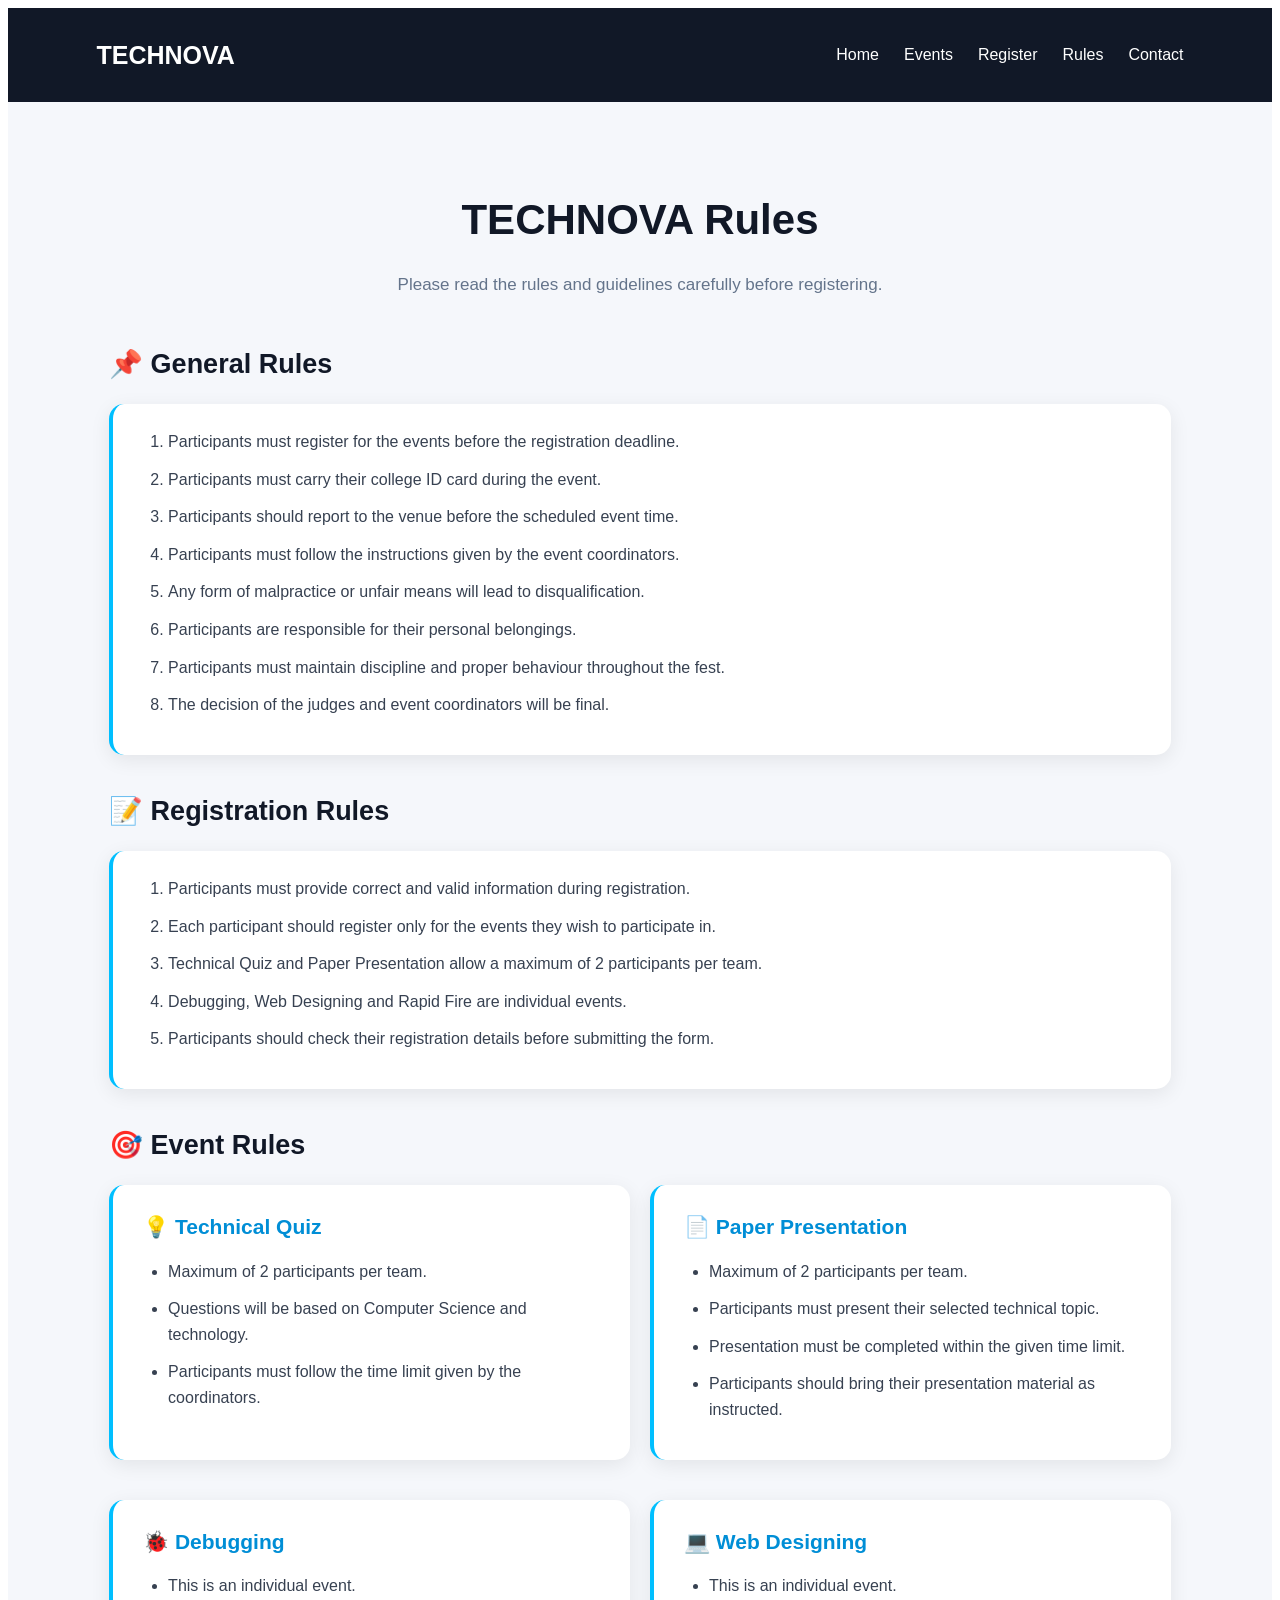
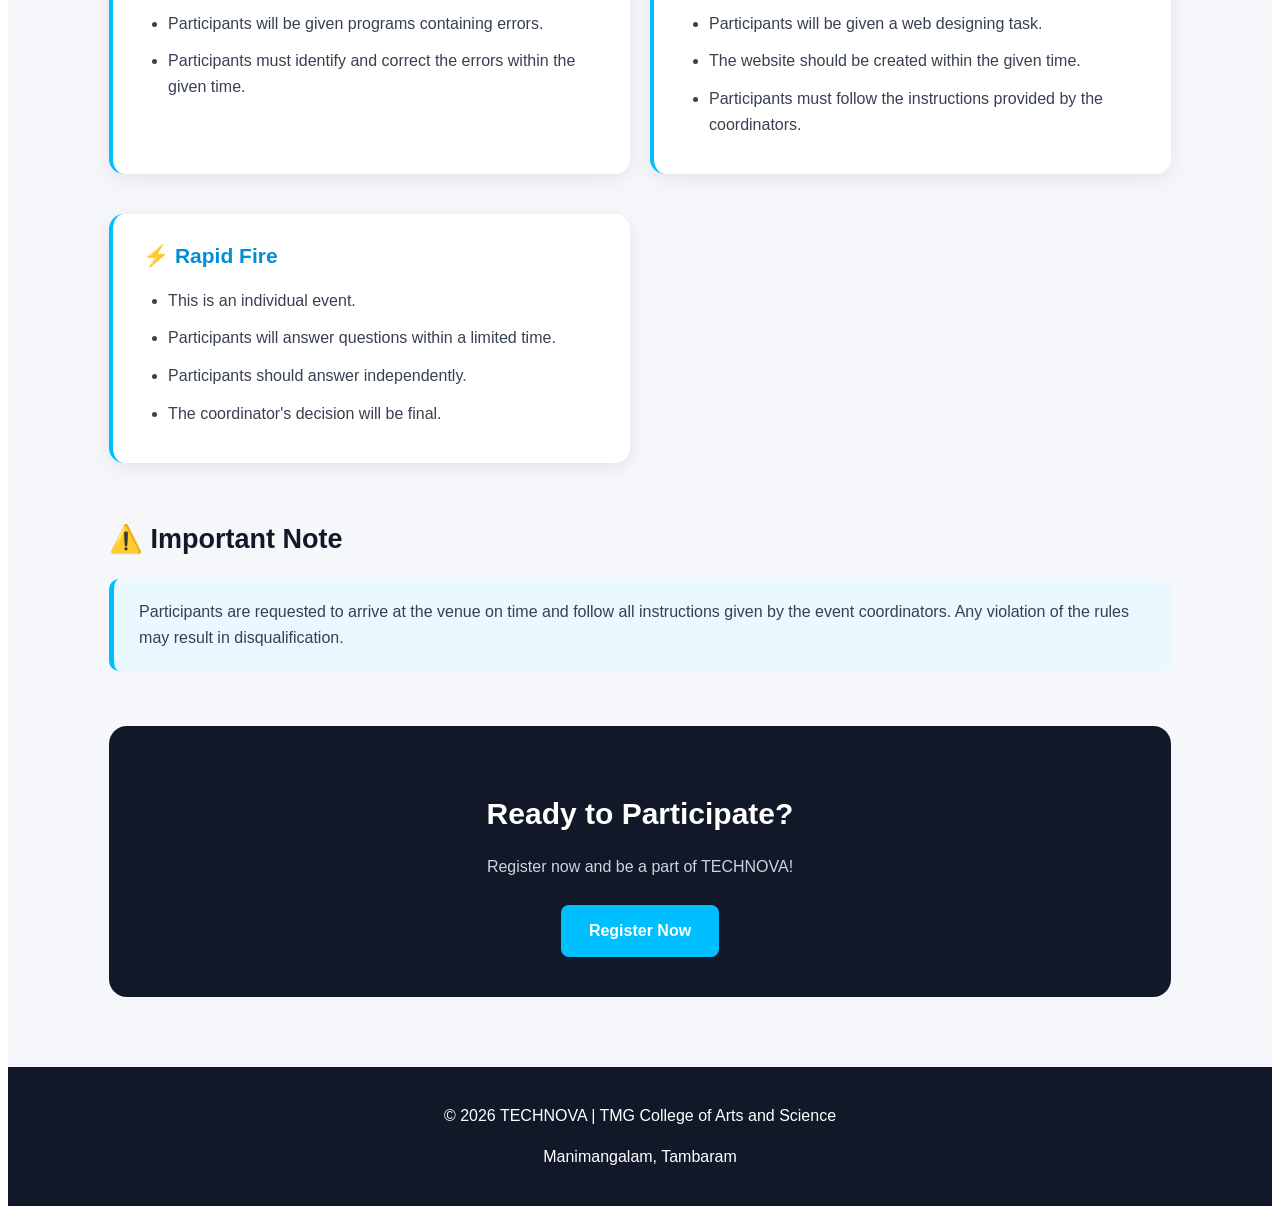
<file: rules.html>
<!DOCTYPE html>
<html lang="en">
<head>
    <meta charset="UTF-8">
    <meta name="viewport" content="width=device-width, initial-scale=1.0">

    <title>TECHNOVA - Rules</title>

    <link rel="stylesheet" href="css/style.css">
</head>

<body>

    <!-- Header -->
    <header>
        <nav class="navbar">

            <div class="logo">
                <span>TECHNOVA</span>
            </div>

            <ul class="nav-links">
                <li><a href="index.html">Home</a></li>
                <li><a href="events.html">Events</a></li>
                <li><a href="registration.html">Register</a></li>
                <li><a href="rules.html" class="active">Rules</a></li>
                <li><a href="contact.html">Contact</a></li>
            </ul>

        </nav>
    </header>


    <!-- Rules Section -->
    <main class="rules-page">

        <section class="rules-hero">
            <h1>TECHNOVA Rules</h1>
            <p>Please read the rules and guidelines carefully before registering.</p>
        </section>


        <!-- General Rules -->
        <section class="rules-section">

            <h2>📌 General Rules</h2>

            <div class="rule-card">
                <ol>
                    <li>Participants must register for the events before the registration deadline.</li>

                    <li>Participants must carry their college ID card during the event.</li>

                    <li>Participants should report to the venue before the scheduled event time.</li>

                    <li>Participants must follow the instructions given by the event coordinators.</li>

                    <li>Any form of malpractice or unfair means will lead to disqualification.</li>

                    <li>Participants are responsible for their personal belongings.</li>

                    <li>Participants must maintain discipline and proper behaviour throughout the fest.</li>

                    <li>The decision of the judges and event coordinators will be final.</li>
                </ol>
            </div>

        </section>


        <!-- Registration Rules -->
        <section class="rules-section">

            <h2>📝 Registration Rules</h2>

            <div class="rule-card">
                <ol>
                    <li>Participants must provide correct and valid information during registration.</li>

                    <li>Each participant should register only for the events they wish to participate in.</li>

                    <li>Technical Quiz and Paper Presentation allow a maximum of 2 participants per team.</li>

                    <li>Debugging, Web Designing and Rapid Fire are individual events.</li>

                    <li>Participants should check their registration details before submitting the form.</li>
                </ol>
            </div>

        </section>


        <!-- Event Rules -->
        <section class="rules-section">

            <h2>🎯 Event Rules</h2>

            <div class="event-rules">

                <div class="rule-card">
                    <h3>💡 Technical Quiz</h3>
                    <ul>
                        <li>Maximum of 2 participants per team.</li>
                        <li>Questions will be based on Computer Science and technology.</li>
                        <li>Participants must follow the time limit given by the coordinators.</li>
                    </ul>
                </div>


                <div class="rule-card">
                    <h3>📄 Paper Presentation</h3>
                    <ul>
                        <li>Maximum of 2 participants per team.</li>
                        <li>Participants must present their selected technical topic.</li>
                        <li>Presentation must be completed within the given time limit.</li>
                        <li>Participants should bring their presentation material as instructed.</li>
                    </ul>
                </div>


                <div class="rule-card">
                    <h3>🐞 Debugging</h3>
                    <ul>
                        <li>This is an individual event.</li>
                        <li>Participants will be given programs containing errors.</li>
                        <li>Participants must identify and correct the errors within the given time.</li>
                    </ul>
                </div>


                <div class="rule-card">
                    <h3>💻 Web Designing</h3>
                    <ul>
                        <li>This is an individual event.</li>
                        <li>Participants will be given a web designing task.</li>
                        <li>The website should be created within the given time.</li>
                        <li>Participants must follow the instructions provided by the coordinators.</li>
                    </ul>
                </div>


                <div class="rule-card">
                    <h3>⚡ Rapid Fire</h3>
                    <ul>
                        <li>This is an individual event.</li>
                        <li>Participants will answer questions within a limited time.</li>
                        <li>Participants should answer independently.</li>
                        <li>The coordinator's decision will be final.</li>
                    </ul>
                </div>

            </div>

        </section>


        <!-- Important Note -->
        <section class="rules-section">

            <h2>⚠️ Important Note</h2>

            <div class="important-note">
                <p>
                    Participants are requested to arrive at the venue on time
                    and follow all instructions given by the event coordinators.
                    Any violation of the rules may result in disqualification.
                </p>
            </div>

        </section>


        <!-- Register Button -->
        <section class="rules-register">

            <h2>Ready to Participate?</h2>

            <p>Register now and be a part of TECHNOVA!</p>

            <a href="registration.html" class="register-btn">
                Register Now
            </a>

        </section>

    </main>


    <!-- Footer -->
    <footer>
        <p>© 2026 TECHNOVA | TMG College of Arts and Science</p>
        <p>Manimangalam, Tambaram</p>
    </footer>


</body>
</html>
</file>
<file: css/style.css>
```css
/* Basic Reset */
* {
    margin: 0;
    padding: 0;
    box-sizing: border-box;
}

body {
    font-family: Arial, sans-serif;
    line-height: 1.6;
}


/* Navigation Bar */
.navbar {
    display: flex;
    justify-content: space-between;
    align-items: center;
    padding: 18px 7%;
    background: #111827;
}

.logo span {
    font-size: 25px;
    font-weight: bold;
    color: white;
}

.nav-links {
    display: flex;
    list-style: none;
    gap: 25px;
}

.nav-links a {
    text-decoration: none;
    color: white;
    font-weight: 500;
}

.nav-links a:hover {
    color: #60a5fa;
}


/* Hero Section */
.hero {
    min-height: 75vh;
    display: flex;
    justify-content: center;
    align-items: center;
    text-align: center;
    padding: 40px 20px;
    background: linear-gradient(135deg, #111827, #1e3a8a);
    color: white;
}

.college-name {
    font-size: 18px;
    letter-spacing: 2px;
    margin-bottom: 15px;
}

.hero h1 {
    font-size: 70px;
    letter-spacing: 6px;
    margin-bottom: 5px;
}

.hero h2 {
    font-size: 28px;
    margin-bottom: 20px;
}

.hero-text {
    font-size: 18px;
    margin-bottom: 20px;
}

.fest-date {
    font-size: 18px;
    margin-bottom: 30px;
}


/* Register Button */
.register-btn {
    display: inline-block;
    padding: 13px 30px;
    background: white;
    color: #1e3a8a;
    text-decoration: none;
    border-radius: 30px;
    font-weight: bold;
}

.register-btn:hover {
    transform: scale(1.05);
}


/* About Section */
.about {
    text-align: center;
    padding: 60px 10%;
}

.about h2,
.event-preview h2 {
    font-size: 32px;
    margin-bottom: 20px;
}

.about p {
    max-width: 800px;
    margin: auto;
}


/* Events */
.event-preview {
    text-align: center;
    padding: 60px 7%;
    background: #f3f4f6;
}

.event-container {
    display: flex;
    flex-wrap: wrap;
    justify-content: center;
    gap: 20px;
}

.event-card {
    width: 250px;
    padding: 25px;
    background: white;
    border-radius: 15px;
}

.event-card h3 {
    margin-bottom: 10px;
}


/* Footer */
footer {
    text-align: center;
    padding: 20px;
    background: #111827;
    color: white;
}


/* Mobile Responsive Design */
@media (max-width: 768px) {

    .navbar {
        flex-direction: column;
        gap: 15px;
    }

    .nav-links {
        flex-wrap: wrap;
        justify-content: center;
        gap: 15px;
    }

    .hero h1 {
        font-size: 45px;
    }

    .hero h2 {
        font-size: 22px;
    }

    .college-name {
        font-size: 14px;
    }

}
```
```css
/* Events Page Header */

.page-header {
    text-align: center;
    padding: 70px 20px;
    background: linear-gradient(135deg, #111827, #1e3a8a);
    color: white;
}

.page-header h1 {
    font-size: 45px;
    margin-bottom: 10px;
}

.page-header p {
    font-size: 18px;
}


/* Events Section */

.events-section {
    padding: 70px 7%;
    background: #f3f4f6;
}

.events-grid {
    display: grid;
    grid-template-columns: repeat(3, 1fr);
    gap: 25px;
    max-width: 1200px;
    margin: auto;
}


/* Event Card */

.event-box {
    background: white;
    padding: 30px;
    border-radius: 18px;
    text-align: center;
    box-shadow: 0 5px 20px rgba(0, 0, 0, 0.08);
    transition: 0.3s;
}

.event-box:hover {
    transform: translateY(-8px);
}

.event-icon {
    font-size: 50px;
    margin-bottom: 10px;
}

.event-box h2 {
    margin-bottom: 10px;
}

.event-type {
    display: inline-block;
    padding: 5px 15px;
    border-radius: 20px;
    background: #e0e7ff;
    color: #1e3a8a;
    font-size: 14px;
    font-weight: bold;
    margin-bottom: 15px;
}

.event-box p {
    margin-bottom: 15px;
}

.event-box h3 {
    margin-top: 15px;
    margin-bottom: 5px;
}


/* Register Button */

.event-register {
    display: inline-block;
    margin-top: 10px;
    padding: 10px 25px;
    background: #1e3a8a;
    color: white;
    text-decoration: none;
    border-radius: 25px;
    font-weight: bold;
}

.event-register:hover {
    background: #111827;
}


/* Events Responsive Design */

@media (max-width: 900px) {

    .events-grid {
        grid-template-columns: repeat(2, 1fr);
    }

}


@media (max-width: 600px) {

    .events-grid {
        grid-template-columns: 1fr;
    }

    .page-header h1 {
        font-size: 35px;
    }

}
```
```css
/* Registration Section */

.registration-section {
    padding: 60px 20px;
    background: #f3f4f6;
}

#registrationForm {
    max-width: 850px;
    margin: auto;
    background: white;
    padding: 40px;
    border-radius: 20px;
    box-shadow: 0 5px 25px rgba(0, 0, 0, 0.08);
}

#registrationForm h2 {
    margin-top: 30px;
    margin-bottom: 20px;
    color: #111827;
}


/* Form Groups */

.form-group {
    margin-bottom: 20px;
}

.form-group label {
    display: block;
    margin-bottom: 7px;
    font-weight: bold;
}

.form-group input,
.form-group select {
    width: 100%;
    padding: 12px 15px;
    border: 1px solid #d1d5db;
    border-radius: 8px;
    font-size: 15px;
    outline: none;
}

.form-group input:focus,
.form-group select:focus {
    border-color: #1e3a8a;
}


/* Two-column fields */

.form-row {
    display: grid;
    grid-template-columns: 1fr 1fr;
    gap: 20px;
}


/* Participant Box */

.participant-box {
    padding: 25px;
    margin-bottom: 25px;
    border: 1px solid #e5e7eb;
    border-radius: 15px;
    background: #f9fafb;
}

.participant-box h3 {
    margin-bottom: 20px;
}


/* Submit Button */

.submit-btn {
    width: 100%;
    padding: 14px;
    border: none;
    border-radius: 30px;
    background: #1e3a8a;
    color: white;
    font-size: 16px;
    font-weight: bold;
    cursor: pointer;
}

.submit-btn:hover {
    background: #111827;
}


/* Success Message */

#successMessage {
    text-align: center;
    margin-top: 20px;
    font-weight: bold;
}


/* Registration Mobile */

@media (max-width: 600px) {

    #registrationForm {
        padding: 25px 20px;
    }

    .form-row {
        grid-template-columns: 1fr;
        gap: 0;
    }

}
```
.logo {
    font-size: 36px;
    font-weight: 800;
    color: white;
    letter-spacing: 2px;
    text-transform: uppercase;
}
/* =========================================
   TECHNOVA - RULES PAGE
   ========================================= */

.rules-page {
    padding: 50px 8%;
    background: #f5f7fb;
}

/* Rules Page Heading */
.rules-hero {
    text-align: center;
    margin-bottom: 45px;
}

.rules-hero h1 {
    font-size: 42px;
    color: #111827;
    margin-bottom: 12px;
}

.rules-hero p {
    font-size: 17px;
    color: #64748b;
}


/* Rules Sections */
.rules-section {
    max-width: 1100px;
    margin: 0 auto 35px;
}

.rules-section h2 {
    font-size: 27px;
    color: #111827;
    margin-bottom: 18px;
}


/* Rule Cards */
.rule-card {
    background: white;
    padding: 25px 30px;
    border-radius: 15px;
    margin-bottom: 20px;
    box-shadow: 0 5px 20px rgba(0, 0, 0, 0.08);
    border-left: 4px solid #00bfff;
}

.rule-card ol,
.rule-card ul {
    margin: 0;
    padding-left: 25px;
}

.rule-card li {
    margin-bottom: 12px;
    color: #374151;
    line-height: 1.6;
}


/* Event Rules */
.event-rules {
    display: grid;
    grid-template-columns: repeat(2, 1fr);
    gap: 20px;
}

.event-rules .rule-card h3 {
    color: #008ed6;
    font-size: 21px;
    margin-top: 0;
    margin-bottom: 15px;
}


/* Important Note */
.important-note {
    background: #eaf8ff;
    border-left: 5px solid #00bfff;
    padding: 20px 25px;
    border-radius: 10px;
}

.important-note p {
    margin: 0;
    color: #334155;
    line-height: 1.6;
}


/* Register Section */
.rules-register {
    text-align: center;
    margin: 55px auto 20px;
    padding: 40px 20px;
    background: #111827;
    color: white;
    border-radius: 18px;
    max-width: 1100px;
}

.rules-register h2 {
    font-size: 30px;
    margin-bottom: 10px;
}

.rules-register p {
    color: #cbd5e1;
    margin-bottom: 25px;
}


/* Register Button */
.register-btn {
    display: inline-block;
    padding: 13px 28px;
    background: #00bfff;
    color: white;
    text-decoration: none;
    border-radius: 8px;
    font-weight: bold;
    transition: 0.3s;
}

.register-btn:hover {
    background: #008ed6;
    transform: translateY(-2px);
}


/* =========================================
   MOBILE RESPONSIVE
   ========================================= */

@media (max-width: 768px) {

    .rules-page {
        padding: 35px 5%;
    }

    .rules-hero h1 {
        font-size: 32px;
    }

    .rules-hero p {
        font-size: 15px;
    }

    .rules-section h2 {
        font-size: 23px;
    }

    .rule-card {
        padding: 20px;
    }

    .event-rules {
        grid-template-columns: 1fr;
    }

    .rules-register {
        padding: 30px 15px;
    }

}
</file>
